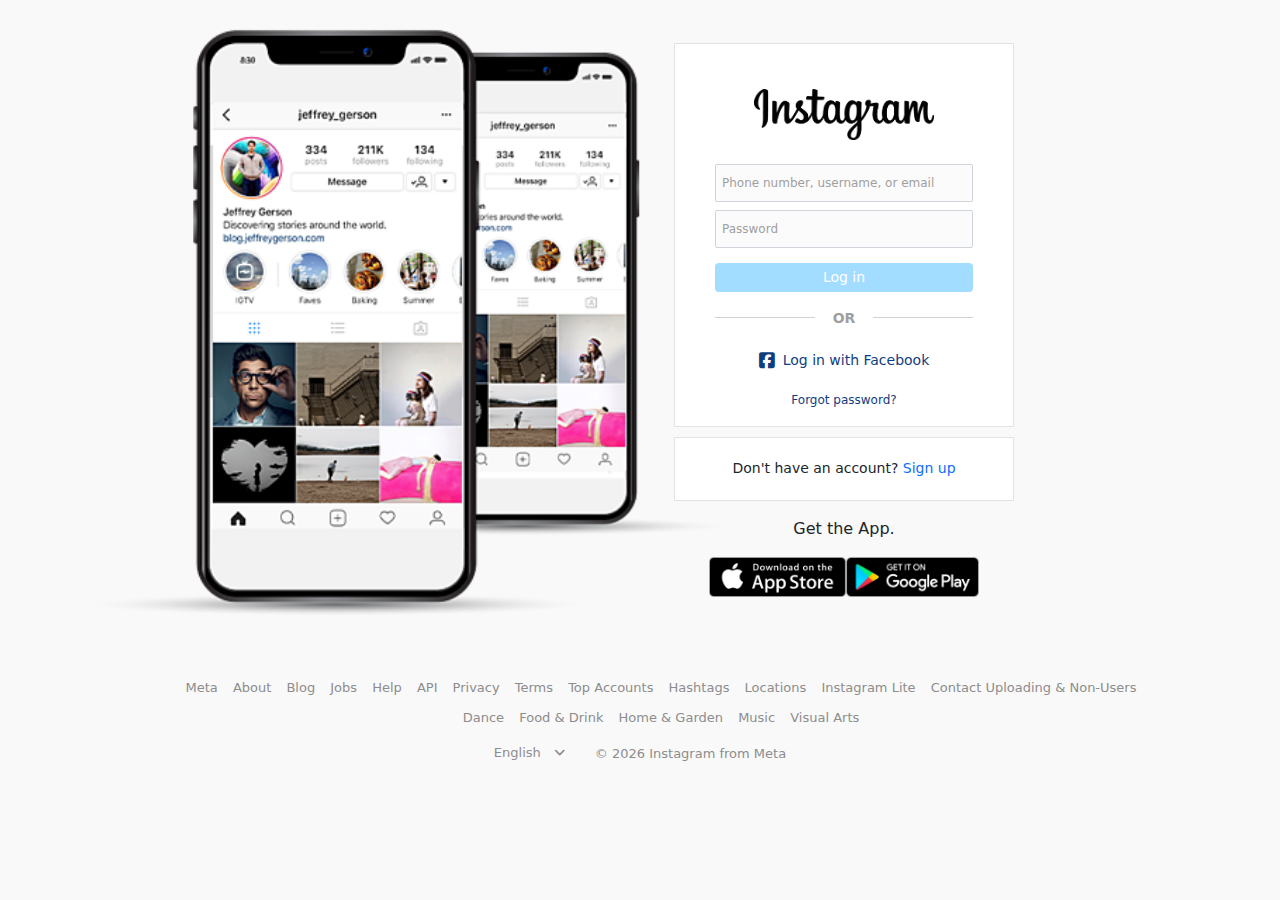
<file: Instagram/index.html>
<!DOCTYPE html>
<html lang="en" dir="ltr">

<head>
  <meta charset="utf-8">
  <meta http-equiv="X-UA-Compatible" content="IE=edge">
  <meta name="viewport" content="width=device-width, initial-scale=1.0">
  <title>Instagram</title>
  <link rel="stylesheet" href="assets/css/bootstrap.css">
  <link rel="stylesheet" href="assets/style.css">
  <link rel="stylesheet" href="https://cdnjs.cloudflare.com/ajax/libs/font-awesome/6.1.2/css/all.min.css">
</head>

<body>
  <!-- Preloader -->
  <div class="preloader">
    <div class="preloader-main">
      <div class="logo text-center">
        <img src="assets/img/logo-icon.png" width="80" height="auto" alt="logo">
      </div>
      <div class="footer text-center">
        <p class="d-flex justify-content-between align-items-center">from</p>
        <div class="meta d-flex justify-content-between align-items-center">
          <img src="assets/img/meta.png" width="80" height="auto" alt="meta logo">
        </div>
      </div>
    </div>
  </div>
  <!-- Preloader end -->

  <!-- login page start-->
  <div class="container mt-3">
    <div class="login-page">
      <div class="row">
        <div class="col-md-6">
          <div class="login-image">
            <img src="assets/img/instadevice.png" width="650" height="auto" alt="phone image">
          </div>
        </div>
        <div class="col-md-6 login-form">
          <div class="">
            <div class="form">
              <div class="form-header">
                <img src="assets/img/logo.png" width="180" height="auto" alt="logo">
              </div>
              <!-- Login form -->
              <form action="main.html" method="post" class="mt-4 text-center">
                <div class="form-group">
                  <input type="text" placeholder="Phone number, username, or email" class="form-control" required>
                </div>
                <div class="form-group">
                  <input type="password" placeholder="Password" class="form-control" required>
                </div>
                <div class="login-btn">
                  <input type="submit" value="Log in" class="btn btn-primary btn-sm">
                </div>
              </form>
              <!-- Login form end -->
              <div class="alternative d-flex justify-content-between align-items-center mt-3">
                <div class="line"></div>
                <p>OR</p>
                <div class="line"></div>
              </div>
              <div class="login-with-socials text-center">
                <p class="d-flex align-items-center justify-content-center"><i class="fa-brands fa-square-facebook"></i> <span>Log in with Facebook</span></p>
                <a href="">Forgot password?</a>
              </div>
            </div>
            <div class="signup">
              <div class="form- d-flex justify-content-center align-items-center">
                <p>Don't have an account? <a href="">Sign up</a></p>
              </div>
            </div>
            <div class="form">
              <p class="d-flex justify-content-center align-items-center mt-3">Get the App.</p>
              <div class="d-flex justify-content-center align-items-center mt-3">
                <a href="#"><img src="assets/img/as.png" width="137" alt=""></a>
                <a href="#"><img src="assets/img/gp.png" width="133" alt=""></a>
              </div>
            </div>
          </div>
        </div>
      </div>
    </div>
  </div>
  <div class="footer">
    <div class="footer-links text-center mt-5">
      <ul>
        <li><a href="#">Meta</a></li>
        <li><a href="#">About</a></li>
        <li><a href="#">Blog</a></li>
        <li><a href="#">Jobs</a></li>
        <li><a href="#">Help</a></li>
        <li><a href="#">API</a></li>
        <li><a href="#">Privacy</a></li>
        <li><a href="#">Terms</a></li>
        <li><a href="#">Top Accounts</a></li>
        <li><a href="#">Hashtags</a></li>
        <li><a href="#">Locations</a></li>
        <li><a href="#">Instagram Lite</a></li>
        <li><a href="#">Contact Uploading & Non-Users</a></li>
      </ul>
      <ul>
        <li><a href="#">Dance</a></li>
        <li><a href="#">Food & Drink</a></li>
        <li><a href="#">Home & Garden</a></li>
        <li><a href="#">Music</a></li>
        <li><a href="#">Visual Arts</a></li>
      </ul>
    </div>
    <div class="lang-x-copywrite text-center mb-5 d-flex justify-content-center align-items-center">
      <div class="lang d-flex justify-content-center align-items-center">
        <select name="" id="">
          <option value="English">English</option>
          <option value="Francais">Francais</option>
          <option value="Espagnol">Espagnol</option>
          <option value="Igbo">Igbo</option>
          <option value="Yoruba">Yoruba</option>
          <option value="Hausa">Hausa</option>
          <option value="Chinese">Chinese</option>
          <option value="Twi">Twi</option>
          <option value="Fongbe">Fongbe</option>
          <option value="Potugues">Potugues</option>
        </select>
        <i class="fa-solid fa-angle-down"></i>
      </div>
      <div class="copywrite">
        <p>&copy; <script>
            document.write(new Date().getFullYear());
          </script> Instagram from Meta</p>
      </div>
    </div>
  </div>
  <!-- Footer End -->
  </div>
  </div>
  <!-- login page end-->
  <script src="assets/js/jquery-2.2.4.min.js"></script>
  <script src="assets/js/main.js"></script>
</body>

</html>
</file>
<file: Instagram/assets/style.css>
@import url("responsive.css");
:root {
    --grey: rgb(159, 159, 159);
    --blue: rgb(31, 155, 244);
}
/* Preloader */
.preloader {
    background-color: #fff;
    width: 100%;
    height: 100%;
    position: fixed;
    top: 0;
    left: 0;
    right: 0;
    z-index: 99999;
}

.preloader-main .logo {
    position: absolute;
    top: 35%;
    left: 46%;
}

.preloader-main .footer {
    position: absolute;
    bottom: 10%;
    left: 46%;
}

.preloader-main .footer p {
    margin-bottom: -3px;
    font-weight: 200;
}

body {
    background: rgb(249, 249, 249);
    scroll-behavior: smooth;
}

a {
    text-decoration: none;
}

.container {
  height: auto;
  margin-top: 5px;
  width: 100%;
}


.form-header {
display: flex;
align-items:center;
justify-content: center;
}



.form {
  height: auto;
    margin-left: 22px;
    margin-top: 27px;
    background: #fff;
    border: 1px solid rgb(227, 227, 227);
    padding: 45px 40px 15px 40px;
    max-width: 340px;
}


.signup{
    background: #fff;
    border: 1px solid rgb(227, 227, 227);
    margin-top: 10px;
    margin-left: 22px;
    padding: 5px 10px 5px 10px;
    width: 340px;
}

.signup p {
  font-size: 14px;
  padding-top: 15px;
}

.login-form .form:nth-child(2){
    margin-top: 10px;
    padding: 0px;
}

.login-form .form:nth-child(2) p {
    font-size: 14px;
    padding: 4px;
    margin-top: 15px;
}

.login-form .form:nth-child(2) a {
    font-weight: 500;
    color: var(--blue);
}

.login-form .form:nth-child(3) {
    padding: 0px;
    background: transparent;
    border: none;
    margin-top: 14px;
}

.login-form .form .header{
    margin-bottom: -20px;
}

.login-form input.form-control{
    background:rgb(251, 251, 251);
    margin-top: 8px;
    border-radius: 2px;
    font-size: 12px;
    color: var(--grey);
    padding: 9px 6px 9px 6px;
}

.login-form input.form-control:focus,
.login-form input.form-control:active {
    box-shadow: none;
    border: 1px solid rgb(148, 148, 148);
}

.login-form input[type="text"]::placeholder,
.login-form input[type="password"]::placeholder{
    font-size: 12px;
    color: var(--grey);
}

.login-form .btn {
    background: rgb(162, 221, 255);
    border: none;
    width: 100%;
    margin-top: 15px;
}

.login-form .btn:hover {
    background: rgb(162, 221, 255);
}
.alternative .line {
    width: 100px;

    height: 1px;
    background: rgb(210, 210, 210);
    margin-top: -19px;
}

.alternative p {
    font-size: 14px;
    color: var(--grey);
    font-weight: bold;
}

.login-with-socials p{
    color: rgb(16, 61, 126);
    font-size: 14px;
    font-weight: 500;
    margin-top: 5px;
}

.login-with-socials p i{
    font-size: 18px;
    margin-right: 8px;
}

.login-with-socials a {
    color: rgb(16, 61, 126);
    font-size: 12px;
}



.footer {
  width: 100%;
  height: 100px;
}


.footer .footer-links ul li{
    display: inline-block;
    margin-left: 10px;
}

.footer .footer-links ul:nth-child(2){
    margin-top: -10px;
}

.footer .footer-links ul li a {
    color: rgb(141, 141, 141);
    font-size: 13px;
}

.footer .lang select {
    appearance: none;
    -webkit-appearance: none;
    -moz-appearance: none;
    background: transparent;
    border: none;
    color: rgb(141, 141, 141);
    font-size: 13px;
    cursor: pointer;
}

.footer .lang-x-copywrite {
    margin-top: -18px;
}

.footer .lang select:focus,
.footer .lang select:active {
    appearance: none;
    -webkit-appearance: none;
    -moz-appearance: none;
    box-shadow: none;
    background: transparent;
}

.footer .lang i {
    color: rgb(141, 141, 141);
    font-size: 13px;
}

.footer .copywrite p {
    color: rgb(141, 141, 141);
    font-size: 13px;
    margin-top: 17px;
    margin-left: 30px;
}

/* Homepage styling */

header{
    background: #fff;
    padding: 10px 160px 10px 160px;
    border-bottom: 1px solid rgb(227, 227, 227);
    position: fixed;
    margin-top: -5px;
    width: 100%;
    z-index: 99;
}

.search i {
    position: absolute;
    margin-top: 12px;
    margin-left: 90px;
    color: var(--grey);
}

.search input[type=text].form-control {
    background: rgb(233, 233, 233);
    padding: 6px 35px 6px 35px;
    border: none;
    margin-left: 80px;
    max-width: 80%;
}

.search input[type=text].form-control:focus,
.search input[type=text].form-control:active {
    box-shadow: none;
    border: none;
}

.search input[type=text].form-control::placeholder {
    color: var(--grey);
    font-weight: 300;
}

.nav .single-icon {
    margin-left: 25px;
}

.nav .single-icon span {
    position: absolute;
    background: rgb(242, 33, 92);
    width: 20px;
    height: 20px;
    border-radius: 60px;
    color: #fff;
    font-size: 12px;
    margin-left: 10px;
    margin-top: -5px;
}

.nav .single-icon img {
    width: 20px;
    height: auto;
}

.profile {
    padding-top: 2px;
}

.profile .img {
    width: 25px;
    height: 25px;
    background: url(../img/profile_pic.jpg);
    background-size: cover;
    border-radius: 60px;
}


/* Story area */
.main-page {
    padding: 0px 131px 0px 131px;
    padding-top: 90px;
}

.story-wrap {
    background: #fff;
    border: 1px solid rgb(227, 227, 227);
    padding: 20px;
    border-radius: 10px;
    overflow-x: hidden;
}

.story-wrap .single-story img {
    width: 68px;
    height: auto;
    padding: 2px;
    background: linear-gradient(#fff, #fff) padding-box,
                linear-gradient(45deg, rgb(255, 242, 0), rgb(223, 6, 223)) border-box;
    border: 2px solid transparent;
    border-radius: 60px;
}

.story-wrap .single-story {
    margin-left: 12px;
}

.story-wrap .single-story:nth-child(1) {
    margin-left: 0px;
}

.story-wrap .single-story .live {
    position: relative;
    background: rgb(242, 33, 92);
    width: 34px;
    height: 20px;
    border-top-left-radius: 4px;
    border-top-right-radius: 4px;
    border: 3px solid #fff;
    font-size: 9px;
    color: #fff;
    margin-top: -13px;
    z-index: 1;
    left: 27%;
}

.story-wrap .single-story .username-live,
.story-wrap .single-story .username {
    font-size: 12px;
    margin-bottom: -3px;
    margin-top: -3px;
}

.story-wrap .single-story .username {
    font-size: 12px;
    margin-bottom: -3px;
    margin-top: 5px;
}


/* Sidebar */
.sidebar {
    margin-left: 10px;
}
.sidebar .profile-info img {
    width: 58px;
    height: auto;
    border-radius: 60px;
}

.sidebar .profile-info .text,
.sidebar .left .text {
    margin-left: 14px;
}

.sidebar .profile-info .text h4 {
    font-size: 14px;
    font-weight: 600;
    margin-bottom: -1px;
    cursor: pointer;
}

.sidebar .profile-info .text span {
    font-size: 14px;
    color: var(--grey);
}

.sidebar .profile-info .switch {
    font-size: 13px;
    color: var(--blue);
    font-weight: 700;
    cursor: pointer;
}

.sidebar .suggestions h4 {
    font-size: 14px;
    font-weight: 700;
    color: var(--grey);
}

.sidebar .suggestions h5 {
    font-size: 12px;
    font-weight: 700;
    cursor: pointer;
}

.sidebar .left img {
    width: 35px;
    height: auto;
    border-radius: 60px;
}
.sidebar .left .text h4 {
    font-size: 14px;
    font-weight: 700;
    margin-bottom: -2px;
    cursor: pointer;
}

.sidebar .left .text span {
    font-size: 12px;
    color: var(--grey);
}
.sidebar .right p {
    font-size: 13px;
    color: var(--blue);
    font-weight: 700;
    cursor: pointer;
}

.sidebar .single-suggestion {
    margin-bottom: 12px;
}

.side-footer ul {
    margin-left: -38px;
    margin-top: 40px;
}

.side-footer ul li {
    display: inline-block;
    margin-left: 10px;
}

.side-footer ul li a {
    color: rgb(182, 182, 182);
    font-size: 13px;
}

.side-footer .copywrite p {
    color: rgb(182, 182, 182);
    font-size: 12px;
    margin-top: 17px;
    text-transform: uppercase;
}


/* Feeds */
.feeds {
    margin-top: 15px;
    margin-bottom: 500px;
}

.single-feed {
    margin-top: 20px;
}

.single-feed .header {
    background: #fff;
    border: 1px solid rgb(227, 227, 227);
    border-top-left-radius: 6px;
    border-top-right-radius: 6px;
    padding: 10px;
}

.single-feed .profile img {
    width: 30px;
    height: auto;
    border-radius: 60px;
}

.single-feed .profile h5 {
    font-size: 14px;
    margin-left: 10px;
}

.single-feed .profile h5>span {
    margin-top: 28px;
    font-size: 12px;
    font-weight: 400;
}

.single-feed .media{
    max-height: 600px;
    overflow: hidden;
}

.single-feed .media img{
    position: relative;
    width: 100%;
}

.single-feed .footer {
    background: #fff;
    border: 1px solid rgb(227, 227, 227);
    height: auto;
    padding: 10px;
    margin-top: -2px;
}

.single-feed .footer .trio i {
    font-size: 19px;
    font-weight: 500;
    margin-right: 18px;
    cursor: pointer;
}

.single-feed .footer .trio i:nth-child(2) {
    -webkit-transform: scaleX(-1);
    -moz-transform: scaleX(-1);
    transform: scaleX(-1);

}

.single-feed .footer .save i {
    font-size: 19px;
    font-weight: 500;
    cursor: pointer;
}

.single-feed .footer i:hover {
    color: var(--grey);
}

.single-feed .likes .img-meta {
    margin-right: 10px;
}

.single-feed .likes .img-meta img {
    width: 20px;
    height: auto;
    border-radius: 60px;
    border: 1px solid var(--grey);
}

.single-feed .likes .text p {
    font-size: 14px;
}

.single-feed .description p {
    font-size: 14px;
    margin-top: -5px;
}

.single-feed .comments .count p {
    color: var(--grey);
    font-size: 14px;
    margin-top: -10px;
    cursor: pointer;
}

.single-feed .single-comment {
    margin-top: -12px;
}

.single-feed .single-comment p {
    font-size: 14px;
}

.single-feed .single-comment span {
    color: rgb(3, 49, 114);
    cursor: pointer;
}

.single-feed .single-comment i {
    font-size: 11px;
    cursor: pointer;
}

.single-feed .comments .time-ago {
    margin-top: -12px;
}

.single-feed .comments .time-ago span {
    font-size: 10px;
    cursor: pointer;
    color: var(--grey);
}

.single-feed .input {
    background: #fff;
    border: 1px solid rgb(227, 227, 227);
    /* margin-top: 60px; */
    max-height: 50px;
    border-top: none;
    border-bottom-left-radius: 6px;
    border-bottom-right-radius: 6px;
}

.single-feed .input .input-group {
    padding-top: 5px;
}

.single-feed .input .input-group .btn:hover,
.single-feed .input .input-group .btn:focus,
.single-feed .input .input-group .btn:active,
.single-feed .input input {
    border: transparent;
}

.single-feed .input input.form-control:focus,
.single-feed .input input.form-control:active {
    box-shadow: none;
}

.single-feed .input input::placeholder {
    font-size: 14px;
}

.single-feed .input .input-group span i {
    font-size: 19px;
}

.single-feed .input .input-group button {
    color: rgb(162, 221, 255);
    font-weight: 500;
}
</file>
